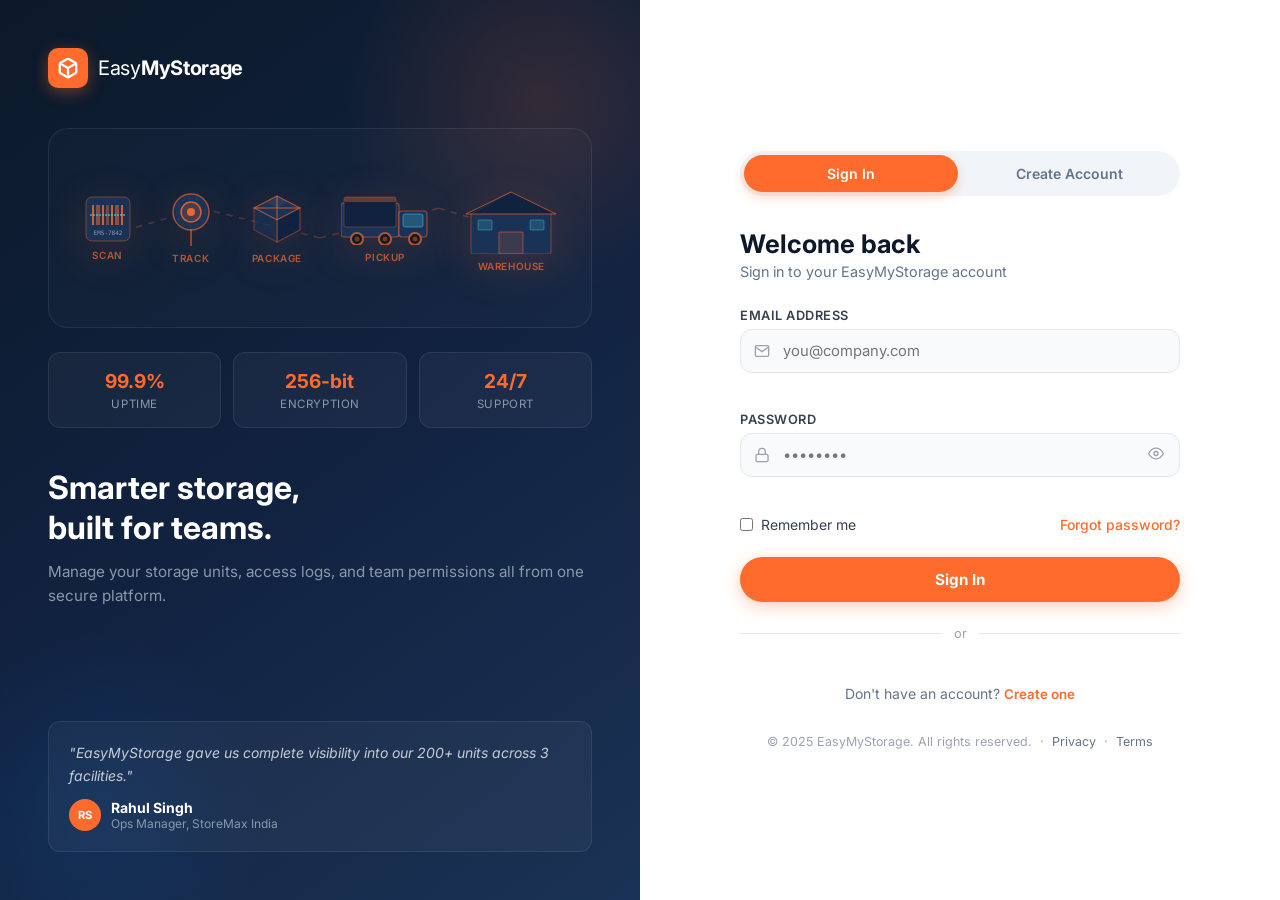
<file: index.html>
<!DOCTYPE html>
<html lang="en">
<head>
  <meta charset="UTF-8" />
  <meta name="viewport" content="width=device-width, initial-scale=1.0" />
  <title>EasyMyStorage — Secure Portal</title>
  <link rel="preconnect" href="https://fonts.googleapis.com" />
  <link href="https://fonts.googleapis.com/css2?family=Inter:wght@300;400;500;600;700;800&display=swap" rel="stylesheet" />
  <link rel="stylesheet" href="css/auth.css" />
  <script src="https://accounts.google.com/gsi/client" async defer></script>
</head>
<body>

<div id="toast-container" aria-live="polite"></div>

<div class="ems-layout">

  <!-- ── LEFT PANEL: Branding ── -->
  <aside class="ems-left">
    <div class="ems-left-inner">

      <!-- Logo -->
      <div class="ems-logo">
        <div class="ems-logo-icon">
          <svg width="22" height="22" viewBox="0 0 24 24" fill="none" stroke="currentColor" stroke-width="2.5" stroke-linecap="round" stroke-linejoin="round">
            <path d="M21 16V8a2 2 0 0 0-1-1.73l-7-4a2 2 0 0 0-2 0l-7 4A2 2 0 0 0 3 8v8a2 2 0 0 0 1 1.73l7 4a2 2 0 0 0 2 0l7-4A2 2 0 0 0 21 16z"/>
            <polyline points="3.27 6.96 12 12.01 20.73 6.96"/><line x1="12" y1="22.08" x2="12" y2="12"/>
          </svg>
        </div>
        <span class="ems-logo-text">Easy<strong>MyStorage</strong></span>
      </div>

      <!-- Illustration: 3D Supply Chain Scene -->
      <div class="ems-illustration">
        <div class="sc3d-scene">

          <!-- Barcode / Scan -->
          <div class="sc3d-element barcode float-mid" style="animation-delay:0.8s">
            <svg width="48" height="48" viewBox="0 0 48 48" fill="none">
              <rect x="2" y="2" width="44" height="44" rx="6" fill="#1a3255" stroke="rgba(255,107,44,0.4)" stroke-width="1"/>
              <!-- Bars -->
              <rect x="8" y="10" width="2" height="20" fill="rgba(255,107,44,0.8)"/>
              <rect x="12" y="10" width="4" height="20" fill="rgba(255,107,44,0.5)"/>
              <rect x="18" y="10" width="2" height="20" fill="rgba(255,107,44,0.8)"/>
              <rect x="22" y="10" width="3" height="20" fill="rgba(255,107,44,0.4)"/>
              <rect x="27" y="10" width="2" height="20" fill="rgba(255,107,44,0.8)"/>
              <rect x="31" y="10" width="4" height="20" fill="rgba(255,107,44,0.5)"/>
              <rect x="37" y="10" width="2" height="20" fill="rgba(255,107,44,0.8)"/>
              <!-- Scan line -->
              <line x1="6" y1="20" x2="42" y2="20" stroke="rgba(72,202,228,0.8)" stroke-width="1.5" stroke-dasharray="2 1"/>
              <!-- Number -->
              <text x="24" y="40" text-anchor="middle" fill="rgba(255,255,255,0.5)" font-size="6" font-family="monospace">EMS-7842</text>
            </svg>
            <span class="sc3d-label">Scan</span>
          </div>

          <!-- GPS / Location Pin -->
          <div class="sc3d-element gps float-slow" style="animation-delay:1.5s">
            <svg width="44" height="54" viewBox="0 0 44 54" fill="none">
              <circle cx="22" cy="20" r="18" fill="#1a3255" stroke="rgba(255,107,44,0.6)" stroke-width="1.5"/>
              <circle cx="22" cy="20" r="10" fill="rgba(255,107,44,0.2)" stroke="rgba(255,107,44,0.8)" stroke-width="1.5"/>
              <circle cx="22" cy="20" r="4" fill="rgba(255,107,44,0.9)"/>
              <!-- Pin tail -->
              <path d="M22 38 L22 54" stroke="rgba(255,107,44,0.5)" stroke-width="2" stroke-linecap="round"/>
              <!-- Signal rings -->
              <circle cx="22" cy="20" r="14" fill="none" stroke="rgba(255,107,44,0.15)" stroke-width="1" stroke-dasharray="3 4"/>
            </svg>
            <span class="sc3d-label">Track</span>
          </div>

          <!-- Package box (isometric) -->
          <div class="sc3d-element package float-fast">
            <svg width="54" height="54" viewBox="0 0 54 54" fill="none">
              <!-- Top face -->
              <polygon points="27,4 50,16 27,28 4,16" fill="#1a3255" stroke="rgba(255,107,44,0.6)" stroke-width="1.2"/>
              <!-- Right face -->
              <polygon points="27,28 50,16 50,38 27,50" fill="#112240" stroke="rgba(255,107,44,0.4)" stroke-width="1.2"/>
              <!-- Left face -->
              <polygon points="27,28 4,16 4,38 27,50" fill="rgba(26,50,85,0.7)" stroke="rgba(255,107,44,0.3)" stroke-width="1.2"/>
              <!-- Tape cross on top -->
              <line x1="27" y1="4" x2="27" y2="28" stroke="rgba(255,107,44,0.5)" stroke-width="1.5"/>
              <line x1="4" y1="16" x2="50" y2="16" stroke="rgba(255,107,44,0.5)" stroke-width="1.5"/>
              <!-- Shine -->
              <polygon points="27,4 38,10 27,16 16,10" fill="rgba(255,255,255,0.05)"/>
            </svg>
            <span class="sc3d-label">Package</span>
          </div>

          <!-- Delivery Truck -->
          <div class="sc3d-element truck float-mid">
            <svg width="88" height="52" viewBox="0 0 88 52" fill="none">
              <!-- Truck body -->
              <rect x="0" y="10" width="58" height="34" rx="3" fill="#1a3255" stroke="rgba(255,107,44,0.5)" stroke-width="1.2"/>
              <!-- Cargo box on body -->
              <rect x="3" y="4" width="52" height="30" rx="2" fill="#112240" stroke="rgba(255,107,44,0.3)" stroke-width="1"/>
              <!-- Orange accent stripe -->
              <rect x="3" y="4" width="52" height="5" rx="2" fill="rgba(255,107,44,0.35)"/>
              <!-- Cab -->
              <rect x="58" y="18" width="28" height="26" rx="3" fill="#1a3255" stroke="rgba(255,107,44,0.5)" stroke-width="1.2"/>
              <!-- Windshield -->
              <rect x="62" y="21" width="20" height="13" rx="2" fill="rgba(72,202,228,0.25)" stroke="rgba(72,202,228,0.5)" stroke-width="1"/>
              <!-- Wheels -->
              <circle cx="16" cy="46" r="6" fill="#0B1929" stroke="rgba(255,107,44,0.7)" stroke-width="2"/>
              <circle cx="16" cy="46" r="2.5" fill="rgba(255,107,44,0.4)"/>
              <circle cx="44" cy="46" r="6" fill="#0B1929" stroke="rgba(255,107,44,0.7)" stroke-width="2"/>
              <circle cx="44" cy="46" r="2.5" fill="rgba(255,107,44,0.4)"/>
              <circle cx="74" cy="46" r="6" fill="#0B1929" stroke="rgba(255,107,44,0.7)" stroke-width="2"/>
              <circle cx="74" cy="46" r="2.5" fill="rgba(255,107,44,0.4)"/>
            </svg>
            <span class="sc3d-label">Pickup</span>
          </div>

          <!-- Warehouse building (back) -->
          <div class="sc3d-element warehouse float-slow">
            <svg width="90" height="70" viewBox="0 0 90 70" fill="none">
              <!-- Front wall -->
              <rect x="5" y="28" width="80" height="42" rx="2" fill="#1a3255" stroke="rgba(255,107,44,0.4)" stroke-width="1"/>
              <!-- Roof -->
              <polygon points="0,30 45,8 90,30" fill="#112240" stroke="rgba(255,107,44,0.6)" stroke-width="1"/>
              <!-- Door -->
              <rect x="33" y="48" width="24" height="22" rx="1" fill="rgba(255,107,44,0.15)" stroke="rgba(255,107,44,0.5)" stroke-width="1"/>
              <!-- Windows -->
              <rect x="12" y="36" width="14" height="10" rx="1" fill="rgba(72,202,228,0.2)" stroke="rgba(72,202,228,0.4)" stroke-width="1"/>
              <rect x="64" y="36" width="14" height="10" rx="1" fill="rgba(72,202,228,0.2)" stroke="rgba(72,202,228,0.4)" stroke-width="1"/>
              <!-- Shine -->
              <line x1="5" y1="30" x2="45" y2="8" stroke="rgba(255,255,255,0.08)" stroke-width="1"/>
            </svg>
            <span class="sc3d-label">Warehouse</span>
          </div>

          <!-- Connecting lines (SVG overlay) -->
          <svg class="sc3d-connectors" viewBox="0 0 320 200" preserveAspectRatio="none">
            <line x1="30" y1="110" x2="90" y2="80" stroke="rgba(255,107,44,0.25)" stroke-width="1.5" stroke-dasharray="4 4"/>
            <line x1="90" y1="80" x2="160" y2="110" stroke="rgba(255,107,44,0.25)" stroke-width="1.5" stroke-dasharray="4 4"/>
            <line x1="160" y1="110" x2="230" y2="80" stroke="rgba(255,107,44,0.25)" stroke-width="1.5" stroke-dasharray="4 4"/>
            <line x1="230" y1="80" x2="290" y2="110" stroke="rgba(255,107,44,0.25)" stroke-width="1.5" stroke-dasharray="4 4"/>
          </svg>
        </div>
        <div class="ems-stat-cards">
          <div class="stat-card"><span class="sc-val">99.9%</span><span class="sc-lbl">Uptime</span></div>
          <div class="stat-card"><span class="sc-val">256-bit</span><span class="sc-lbl">Encryption</span></div>
          <div class="stat-card"><span class="sc-val">24/7</span><span class="sc-lbl">Support</span></div>
        </div>
      </div>

      <!-- Copy -->
      <div class="ems-left-copy">
        <h1>Smarter storage,<br/>built for teams.</h1>
        <p>Manage your storage units, access logs, and team permissions all from one secure platform.</p>
      </div>

      <!-- Testimonial -->
      <div class="ems-testimonial">
        <p>"EasyMyStorage gave us complete visibility into our 200+ units across 3 facilities."</p>
        <div class="ems-testi-author">
          <div class="testi-avatar">RS</div>
          <div><strong>Rahul Singh</strong><span>Ops Manager, StoreMax India</span></div>
        </div>
      </div>

    </div>
  </aside>

  <!-- ── RIGHT PANEL: Auth Forms ── -->
  <main class="ems-right">
    <div class="ems-form-box">

      <!-- Mobile Logo -->
      <div class="ems-logo ems-logo-mobile">
        <div class="ems-logo-icon">
          <svg width="18" height="18" viewBox="0 0 24 24" fill="none" stroke="currentColor" stroke-width="2.5" stroke-linecap="round" stroke-linejoin="round">
            <path d="M21 16V8a2 2 0 0 0-1-1.73l-7-4a2 2 0 0 0-2 0l-7 4A2 2 0 0 0 3 8v8a2 2 0 0 0 1 1.73l7 4a2 2 0 0 0 2 0l7-4A2 2 0 0 0 21 16z"/>
            <polyline points="3.27 6.96 12 12.01 20.73 6.96"/><line x1="12" y1="22.08" x2="12" y2="12"/>
          </svg>
        </div>
        <span class="ems-logo-text">Easy<strong>MyStorage</strong></span>
      </div>

      <!-- Tabs -->
      <div class="ems-tabs">
        <button class="ems-tab active" id="tab-login" onclick="switchTab('login')">Sign In</button>
        <button class="ems-tab" id="tab-register" onclick="switchTab('register')">Create Account</button>
      </div>

      <!-- ─ LOGIN PANEL ─ -->
      <div id="panel-login" class="ems-panel active-panel">
        <div class="panel-header">
          <h2>Welcome back</h2>
          <p>Sign in to your EasyMyStorage account</p>
        </div>

        <form id="login-form" novalidate>
          <div class="ems-field">
            <label for="login-email">Email Address</label>
            <div class="field-wrap">
              <svg class="field-icon" viewBox="0 0 24 24" fill="none" stroke="currentColor" stroke-width="2"><path d="M4 4h16c1.1 0 2 .9 2 2v12c0 1.1-.9 2-2 2H4c-1.1 0-2-.9-2-2V6c0-1.1.9-2 2-2z"/><polyline points="22,6 12,13 2,6"/></svg>
              <input type="email" id="login-email" class="ems-input" placeholder="you@company.com" autocomplete="email" required />
            </div>
            <span class="field-error" id="login-email-error"></span>
          </div>

          <div class="ems-field">
            <label for="login-password">Password</label>
            <div class="field-wrap">
              <svg class="field-icon" viewBox="0 0 24 24" fill="none" stroke="currentColor" stroke-width="2"><rect x="3" y="11" width="18" height="11" rx="2" ry="2"/><path d="M7 11V7a5 5 0 0 1 10 0v4"/></svg>
              <input type="password" id="login-password" class="ems-input" placeholder="••••••••" autocomplete="current-password" required />
              <button type="button" class="toggle-pw" onclick="togglePw('login-password')">
                <svg viewBox="0 0 24 24" fill="none" stroke="currentColor" stroke-width="2"><path d="M1 12s4-8 11-8 11 8 11 8-4 8-11 8-11-8-11-8z"/><circle cx="12" cy="12" r="3"/></svg>
              </button>
            </div>
            <span class="field-error" id="login-password-error"></span>
          </div>

          <div class="ems-row">
            <label class="ems-check"><input type="checkbox" id="remember-me" /><span>Remember me</span></label>
            <a href="#" class="ems-link">Forgot password?</a>
          </div>

          <button type="submit" class="ems-btn-primary" id="login-submit">Sign In</button>
          <div id="login-alert" class="ems-alert hidden" style="margin-top:12px;"></div>
        </form>

        <div class="ems-divider"><span>or</span></div>

        <div id="google-btn" style="width: 100%; display: flex; justify-content: center;">
          <!-- Google Sign-In button will render here -->
        </div>

        <p class="ems-switch-text">Don't have an account? <button type="button" onclick="switchTab('register')">Create one</button></p>
      </div>

      <!-- ─ REGISTER PANEL ─ -->
      <div id="panel-register" class="ems-panel">
        <div class="panel-header">
          <h2>Create account</h2>
          <p>Join EasyMyStorage and manage your storage</p>
        </div>

        <form id="register-form" novalidate>
          <div class="ems-field">
            <label for="reg-name">Full Name</label>
            <div class="field-wrap">
              <svg class="field-icon" viewBox="0 0 24 24" fill="none" stroke="currentColor" stroke-width="2"><path d="M20 21v-2a4 4 0 0 0-4-4H8a4 4 0 0 0-4 4v2"/><circle cx="12" cy="7" r="4"/></svg>
              <input type="text" id="reg-name" class="ems-input" placeholder="Parveen Garg" autocomplete="name" required />
            </div>
            <span class="field-error" id="reg-name-error"></span>
          </div>

          <div class="ems-field">
            <label for="reg-email">Email Address</label>
            <div class="field-wrap">
              <svg class="field-icon" viewBox="0 0 24 24" fill="none" stroke="currentColor" stroke-width="2"><path d="M4 4h16c1.1 0 2 .9 2 2v12c0 1.1-.9 2-2 2H4c-1.1 0-2-.9-2-2V6c0-1.1.9-2 2-2z"/><polyline points="22,6 12,13 2,6"/></svg>
              <input type="email" id="reg-email" class="ems-input" placeholder="you@company.com" autocomplete="email" required />
            </div>
            <span class="field-error" id="reg-email-error"></span>
          </div>

          <div class="ems-field">
            <label for="reg-password">Password</label>
            <div class="field-wrap">
              <svg class="field-icon" viewBox="0 0 24 24" fill="none" stroke="currentColor" stroke-width="2"><rect x="3" y="11" width="18" height="11" rx="2" ry="2"/><path d="M7 11V7a5 5 0 0 1 10 0v4"/></svg>
              <input type="password" id="reg-password" class="ems-input" placeholder="Min. 8 characters" autocomplete="new-password" required />
              <button type="button" class="toggle-pw" onclick="togglePw('reg-password')">
                <svg viewBox="0 0 24 24" fill="none" stroke="currentColor" stroke-width="2"><path d="M1 12s4-8 11-8 11 8 11 8-4 8-11 8-11-8-11-8z"/><circle cx="12" cy="12" r="3"/></svg>
              </button>
            </div>
            <span class="field-error" id="reg-password-error"></span>
          </div>

          <div class="ems-field">
            <label for="reg-confirm">Confirm Password</label>
            <div class="field-wrap">
              <svg class="field-icon" viewBox="0 0 24 24" fill="none" stroke="currentColor" stroke-width="2"><rect x="3" y="11" width="18" height="11" rx="2" ry="2"/><path d="M7 11V7a5 5 0 0 1 10 0v4"/></svg>
              <input type="password" id="reg-confirm" class="ems-input" placeholder="Re-enter password" autocomplete="new-password" required />
            </div>
            <span class="field-error" id="reg-confirm-error"></span>
          </div>

          <!-- Role Selector -->
          <div class="ems-field">
            <label>Account Role</label>
            <div class="role-picker">
              <label class="role-option" id="role-user-label">
                <input type="radio" name="reg-role" value="user" id="role-user" checked />
                <div class="role-card">
                  <svg viewBox="0 0 24 24" fill="none" stroke="currentColor" stroke-width="2"><path d="M20 21v-2a4 4 0 0 0-4-4H8a4 4 0 0 0-4 4v2"/><circle cx="12" cy="7" r="4"/></svg>
                  <span class="role-name">Standard User</span>
                  <span class="role-desc">Access storage units &amp; view reports</span>
                </div>
              </label>
              <label class="role-option" id="role-admin-label">
                <input type="radio" name="reg-role" value="admin" id="role-admin" />
                <div class="role-card">
                  <svg viewBox="0 0 24 24" fill="none" stroke="currentColor" stroke-width="2"><path d="M12 22s8-4 8-10V5l-8-3-8 3v7c0 6 8 10 8 10z"/></svg>
                  <span class="role-name">Administrator</span>
                  <span class="role-desc">Full access — only 1 allowed</span>
                </div>
              </label>
            </div>
            <span class="field-error" id="reg-role-error" style="display:none;"></span>
          </div>

          <button type="submit" class="ems-btn-primary" id="register-submit">Create Account</button>
          <div id="register-alert" class="ems-alert hidden" style="margin-top:12px;"></div>
        </form>

        <p class="ems-switch-text">Already have an account? <button type="button" onclick="switchTab('login')">Sign in</button></p>
      </div>

    </div>

    <!-- Footer -->
    <p class="ems-footer">© 2025 EasyMyStorage. All rights reserved. &nbsp;·&nbsp; <a href="#">Privacy</a> &nbsp;·&nbsp; <a href="#">Terms</a></p>
  </main>

</div>

<script src="js/auth.js"></script>
<script src="js/google-auth.js"></script>
<script>
// ── Tab Switcher ──────────────────────────────────────────────────
function switchTab(tab) {
  document.querySelectorAll('.ems-tab').forEach(t => t.classList.remove('active'));
  document.querySelectorAll('.ems-panel').forEach(p => p.classList.remove('active-panel'));
  document.getElementById('tab-' + tab).classList.add('active');
  const panel = document.getElementById('panel-' + tab);
  panel.classList.add('active-panel');
}

// ── Show/Hide Password ────────────────────────────────────────────
function togglePw(id) {
  const el = document.getElementById(id);
  el.type = el.type === 'password' ? 'text' : 'password';
}

// ── Toast ─────────────────────────────────────────────────────────
function showToast(msg, type = 'info') {
  const c = document.getElementById('toast-container');
  const t = document.createElement('div');
  t.className = 'ems-toast ' + type;
  t.innerHTML = msg;
  c.appendChild(t);
  setTimeout(() => { t.classList.add('out'); t.addEventListener('animationend', () => t.remove()); }, 3500);
}

// ── Field Error ───────────────────────────────────────────────────
function setErr(id, msg) {
  const el = document.getElementById(id + '-error');
  const inp = document.getElementById(id);
  if (el) el.textContent = msg;
  if (inp) inp.classList.toggle('invalid', !!msg);
}
function clearErrors() {
  document.querySelectorAll('.field-error').forEach(e => e.textContent = '');
  document.querySelectorAll('.ems-input').forEach(e => e.classList.remove('invalid'));
}

// ── Auth Guard ────────────────────────────────────────────────────
function checkAuthGuard() {
  if (sessionStorage.getItem('uf_user')) window.location.replace('dashboard.html');
}
checkAuthGuard();
window.addEventListener('pageshow', e => { if (e.persisted) checkAuthGuard(); });

// ── LOGIN ─────────────────────────────────────────────────────────
document.getElementById('login-form').addEventListener('submit', async function(e) {
  e.preventDefault();
  clearErrors();

  const email    = document.getElementById('login-email').value.trim();
  const password = document.getElementById('login-password').value;
  let valid = true;

  if (!email || !/^[^\s@]+@[^\s@]+\.[^\s@]+$/.test(email)) { setErr('login-email', 'Enter a valid email.'); valid = false; }
  if (!password) { setErr('login-password', 'Password is required.'); valid = false; }
  if (!valid) return;

  const btn = document.getElementById('login-submit');
  btn.textContent = 'Signing in…'; btn.disabled = true;

  try {
    const res  = await fetch('api/login.php', { method: 'POST', headers: {'Content-Type':'application/json'}, body: JSON.stringify({email, password}), credentials: 'include' });
    const data = await res.json();

    if (data.success) {
      sessionStorage.setItem('uf_user', JSON.stringify({...data.user, token: data.token}));
      showToast('✅ Welcome back! Redirecting…', 'success');
      setTimeout(() => window.location.replace('dashboard.html'), 1000);
    } else {
      const alert = document.getElementById('login-alert');
      alert.textContent = data.message;
      alert.className = 'ems-alert error';
    }
  } catch {
    showToast('❌ Network error. Please try again.', 'error');
  } finally {
    btn.textContent = 'Sign In'; btn.disabled = false;
  }
});

// ── REGISTER ──────────────────────────────────────────────────────
document.getElementById('register-form').addEventListener('submit', async function(e) {
  e.preventDefault();
  clearErrors();

  const name     = document.getElementById('reg-name').value.trim();
  const email    = document.getElementById('reg-email').value.trim();
  const password = document.getElementById('reg-password').value;
  const confirm  = document.getElementById('reg-confirm').value;
  const role     = document.querySelector('input[name="reg-role"]:checked')?.value || 'user';
  let valid = true;

  if (!name || name.length < 2)  { setErr('reg-name',    'Name must be at least 2 characters.'); valid = false; }
  if (!email || !/^[^\s@]+@[^\s@]+\.[^\s@]+$/.test(email)) { setErr('reg-email', 'Enter a valid email.'); valid = false; }
  if (!password || password.length < 8) { setErr('reg-password', 'Password must be at least 8 characters.'); valid = false; }
  if (password !== confirm) { setErr('reg-confirm', 'Passwords do not match.'); valid = false; }
  if (!valid) return;

  const btn = document.getElementById('register-submit');
  btn.textContent = 'Creating…'; btn.disabled = true;

  try {
    const res  = await fetch('api/register.php', { method: 'POST', headers: {'Content-Type':'application/json'}, body: JSON.stringify({name, email, password, confirm_password: confirm, role}), credentials: 'include' });
    const data = await res.json();

    if (data.success) {
      const alertEl = document.getElementById('register-alert');
      alertEl.textContent = '✅ Account created! Please sign in.';
      alertEl.className = 'ems-alert success';
      this.reset();
      setTimeout(() => switchTab('login'), 1500);
    } else {
      const msg = data.message || 'Registration failed.';
      // Route specific backend errors to the right field inline
      if (msg.toLowerCase().includes('email')) {
        setErr('reg-email', msg);
        document.getElementById('reg-email').focus();
      } else if (msg.toLowerCase().includes('admin')) {
        setErr('reg-role-error-display', msg);
        const alertEl = document.getElementById('register-alert');
        alertEl.textContent = '🛡️ ' + msg;
        alertEl.className = 'ems-alert error';
      } else {
        const alertEl = document.getElementById('register-alert');
        alertEl.textContent = msg;
        alertEl.className = 'ems-alert error';
      }
    }
  } catch {
    showToast('❌ Network error. Please try again.', 'error');
  } finally {
    btn.textContent = 'Create Account'; btn.disabled = false;
  }
});

// ── Google Button ─────────────────────────────────────────────────
function handleGoogleClick() {
  if (typeof google === 'undefined') {
    showToast('Google Sign-In is not available right now.', 'error');
    return;
  }
  google.accounts.id.prompt();
}

// ── LIVE VALIDATION ───────────────────────────────────────────────
const emailRx = /^[^\s@]+@[^\s@]+\.[^\s@]+$/;

function validateField(id, value) {
  switch (id) {
    case 'login-email':
      return emailRx.test(value.trim()) ? '' : 'Enter a valid email address.';
    case 'reg-email':
      return emailRx.test(value.trim()) ? '' : 'Enter a valid email address.';
    case 'login-password':
      return value.length > 0 ? '' : 'Password is required.';
    case 'reg-name':
      return value.trim().length >= 2 ? '' : 'Name must be at least 2 characters.';
    case 'reg-password':
      return value.length >= 8 ? '' : 'Password must be at least 8 characters.';
    case 'reg-confirm':
      return value === document.getElementById('reg-password').value ? '' : 'Passwords do not match.';
  }
  return '';
}

// ── Real-time email availability check (debounced, 500ms) ─────────
let emailCheckTimer = null;
function checkEmailAvailability(email) {
  clearTimeout(emailCheckTimer);
  if (!emailRx.test(email)) return; // only check if format is valid
  setErr('reg-email', ''); // clear existing format error
  document.getElementById('reg-email').style.borderColor = '#e2e8f0';

  emailCheckTimer = setTimeout(async () => {
    try {
      const res = await fetch(`api/check-email.php?email=${encodeURIComponent(email)}`);
      const data = await res.json();
      if (!data.available) {
        setErr('reg-email', 'This email is already registered. Try logging in instead.');
      } else {
        setErr('reg-email', ''); // clear - email is available
      }
    } catch (_) { /* silently ignore network errors on availability check */ }
  }, 500);
}

// ── Attach listeners to all fields ────────────────────────────────
['login-email','login-password','reg-name','reg-email','reg-password','reg-confirm'].forEach(id => {
  const el = document.getElementById(id);
  if (!el) return;

  // On blur: validate when user leaves field
  el.addEventListener('blur', function() {
    const msg = validateField(id, this.value);
    setErr(id, msg);

    // Real-time email check on blur for reg-email only
    if (id === 'reg-email' && !msg) {
      checkEmailAvailability(this.value.trim());
    }
  });

  // On input: validate as user types
  el.addEventListener('input', function() {
    const msg = validateField(id, this.value);
    setErr(id, msg);

    // Real-time email check while typing for reg-email
    if (id === 'reg-email' && !msg) {
      checkEmailAvailability(this.value.trim());
    }
  });
});

// Re-validate confirm when main password changes
document.getElementById('reg-password')?.addEventListener('input', function() {
  const confirm = document.getElementById('reg-confirm');
  if (confirm && confirm.value.length > 0) {
    setErr('reg-confirm', confirm.value === this.value ? '' : 'Passwords do not match.');
  }
});

// ── Instant Admin Role Check ──────────────────────────────────────
// When user clicks "Administrator", immediately check if one already exists
document.querySelectorAll('input[name="reg-role"]').forEach(radio => {
  radio.addEventListener('change', async function() {
    const roleErr = document.getElementById('reg-role-error');
    if (!roleErr) return;

    if (this.value === 'admin') {
      try {
        const res  = await fetch('api/check-admin.php');
        const data = await res.json();
        if (data.adminExists) {
          // Show error inline below the role picker
          roleErr.style.display = 'block';
          roleErr.textContent   = '⚠️ An admin already exists. Only one administrator is allowed.';
        } else {
          roleErr.style.display = 'none';
          roleErr.textContent   = '';
        }
      } catch (_) {
        // silently ignore network errors
      }
    } else {
      // Cleared — user selected standard role
      roleErr.style.display = 'none';
      roleErr.textContent   = '';
    }
  });
});
</script>

</body>
</html>
</file>
<file: css/auth.css>
/* ================================================================
   EasyMyStorage — Auth Page Design System
   Brand: Deep navy + Orange accent
   ================================================================ */

@import url('https://fonts.googleapis.com/css2?family=Inter:wght@300;400;500;600;700;800&display=swap');

*, *::before, *::after { box-sizing: border-box; margin: 0; padding: 0; }

:root {
  --navy:        #0B1929;
  --navy-2:      #112240;
  --navy-3:      #1a3255;
  --orange:      #FF6B2C;
  --orange-h:    #e85a1d;
  --orange-soft: rgba(255,107,44,0.12);
  --text:        #f0f4f8;
  --muted:       #8899aa;
  --border:      rgba(255,255,255,0.08);
  --white:       #ffffff;
  --shadow:      0 20px 60px rgba(0,0,0,0.5);
  --font:        'Inter', system-ui, sans-serif;
  --r:           12px;
  --dur:         0.28s;
}

body {
  font-family: var(--font);
  background: var(--navy);
  color: var(--text);
  min-height: 100vh;
  -webkit-font-smoothing: antialiased;
}

/* ── Layout ──────────────────────────────────────────────────── */
.ems-layout {
  display: grid;
  grid-template-columns: 1fr 1fr;
  min-height: 100vh;
}

/* ── LEFT PANEL ──────────────────────────────────────────────── */
.ems-left {
  background: linear-gradient(145deg, var(--navy) 0%, var(--navy-2) 50%, var(--navy-3) 100%);
  padding: 48px;
  display: flex;
  flex-direction: column;
  position: relative;
  overflow: hidden;
}
.ems-left::before {
  content: '';
  position: absolute;
  top: -100px; right: -100px;
  width: 400px; height: 400px;
  background: radial-gradient(circle, rgba(255,107,44,0.15) 0%, transparent 70%);
  pointer-events: none;
}
.ems-left::after {
  content: '';
  position: absolute;
  bottom: -80px; left: -80px;
  width: 350px; height: 350px;
  background: radial-gradient(circle, rgba(0,120,255,0.1) 0%, transparent 70%);
  pointer-events: none;
}
.ems-left-inner {
  position: relative; z-index: 1;
  display: flex; flex-direction: column; gap: 40px;
  height: 100%;
}

/* Logo */
.ems-logo {
  display: flex; align-items: center; gap: 10px;
}
.ems-logo-mobile { display: none; margin-bottom: 24px; }
.ems-logo-icon {
  width: 40px; height: 40px;
  background: var(--orange);
  border-radius: 10px;
  display: grid; place-items: center;
  color: #fff;
  flex-shrink: 0;
  box-shadow: 0 4px 16px rgba(255,107,44,0.4);
}
.ems-logo-text {
  font-size: 1.25rem; color: var(--white);
  letter-spacing: -0.3px;
}
.ems-logo-text strong { font-weight: 700; }

/* Storage Illustration */
.ems-illustration {
  display: flex; flex-direction: column; align-items: center; gap: 24px;
}

/* 3D Supply Chain Scene */
.sc3d-scene {
  position: relative;
  width: 100%;
  height: 200px;
  display: flex;
  align-items: center;
  justify-content: space-around;
  padding: 16px;
  background: rgba(255,255,255,0.02);
  border: 1px solid var(--border);
  border-radius: 20px;
  overflow: hidden;
}
.sc3d-connectors {
  position: absolute;
  inset: 0;
  width: 100%; height: 100%;
  pointer-events: none;
  z-index: 0;
}
.sc3d-element {
  position: relative;
  z-index: 1;
  display: flex;
  flex-direction: column;
  align-items: center;
  gap: 6px;
  filter: drop-shadow(0 8px 20px rgba(255,107,44,0.15));
  transition: filter 0.3s;
}
.sc3d-element:hover {
  filter: drop-shadow(0 8px 28px rgba(255,107,44,0.5));
}
.sc3d-label {
  font-size: 0.62rem;
  font-weight: 600;
  color: rgba(255,107,44,0.7);
  text-transform: uppercase;
  letter-spacing: 0.06em;
}
/* Floating animations */
.float-slow { animation: floatY 5s ease-in-out infinite; }
.float-mid  { animation: floatY 3.8s ease-in-out infinite; animation-delay: 0.5s; }
.float-fast { animation: floatY 2.8s ease-in-out infinite; animation-delay: 1s; }
@keyframes floatY {
  0%, 100% { transform: translateY(0px) rotate(0deg); }
  50%       { transform: translateY(-12px) rotate(1.5deg); }
}

.ems-stat-cards {
  display: grid; grid-template-columns: repeat(3, 1fr); gap: 12px; width: 100%;
}
.stat-card {
  background: rgba(255,255,255,0.04);
  border: 1px solid var(--border);
  border-radius: var(--r);
  padding: 16px 12px;
  text-align: center;
}
.sc-val { display: block; font-size: 1.2rem; font-weight: 700; color: var(--orange); }
.sc-lbl { display: block; font-size: 0.72rem; color: var(--muted); margin-top: 4px; text-transform: uppercase; letter-spacing: 0.05em; }

/* Left Copy */
.ems-left-copy h1 {
  font-size: 2rem; font-weight: 700; line-height: 1.25;
  color: var(--white); margin-bottom: 12px;
}
.ems-left-copy p { color: var(--muted); font-size: 0.95rem; line-height: 1.6; }

/* Testimonial */
.ems-testimonial {
  margin-top: auto;
  background: rgba(255,255,255,0.04);
  border: 1px solid var(--border);
  border-radius: var(--r);
  padding: 20px;
}
.ems-testimonial p { color: rgba(255,255,255,0.75); font-size: 0.875rem; line-height: 1.6; font-style: italic; margin-bottom: 12px; }
.ems-testi-author { display: flex; align-items: center; gap: 10px; }
.testi-avatar { width: 32px; height: 32px; border-radius: 50%; background: var(--orange); display: grid; place-items: center; font-size: 0.7rem; font-weight: 700; color: #fff; flex-shrink: 0; }
.ems-testi-author strong { display: block; font-size: 0.875rem; color: var(--white); }
.ems-testi-author span { display: block; font-size: 0.75rem; color: var(--muted); }

/* ── RIGHT PANEL ─────────────────────────────────────────────── */
.ems-right {
  background: var(--white);
  display: flex;
  flex-direction: column;
  align-items: center;
  justify-content: center;
  padding: 48px 40px;
  overflow-y: auto;
}
.ems-form-box { width: 100%; max-width: 440px; }

/* Tabs */
.ems-tabs {
  display: flex;
  background: #f1f5f9;
  border-radius: 50px;
  padding: 4px;
  margin-bottom: 32px;
  gap: 4px;
}
.ems-tab {
  flex: 1; padding: 10px 16px;
  border: none; border-radius: 50px;
  background: transparent;
  color: #64748b; font-weight: 600; font-size: 0.875rem;
  cursor: pointer; transition: all var(--dur);
  font-family: var(--font);
}
.ems-tab.active {
  background: var(--orange); color: #fff;
  box-shadow: 0 4px 12px rgba(255,107,44,0.3);
}

/* Panel */
.ems-panel { display: none; animation: fadeUp var(--dur) ease; }
.ems-panel.active-panel { display: block; }
@keyframes fadeUp { from { opacity: 0; transform: translateY(12px); } to { opacity: 1; transform: translateY(0); } }

.panel-header { margin-bottom: 28px; }
.panel-header h2 { font-size: 1.6rem; font-weight: 700; color: #0f172a; margin-bottom: 4px; }
.panel-header p { color: #64748b; font-size: 0.9rem; }

/* Alert */
.ems-alert {
  padding: 12px 16px; border-radius: var(--r);
  font-size: 0.875rem; font-weight: 500; margin-bottom: 20px;
}
.ems-alert.error { background: #fef2f2; border: 1px solid #fecaca; color: #dc2626; }
.ems-alert.success { background: #f0fdf4; border: 1px solid #bbf7d0; color: #16a34a; }
.ems-alert.hidden { display: none; }

/* Field */
.ems-field { margin-bottom: 18px; }
.ems-field label { display: block; font-size: 0.8rem; font-weight: 600; color: #374151; margin-bottom: 6px; text-transform: uppercase; letter-spacing: 0.04em; }
.field-wrap { position: relative; }
.field-icon { position: absolute; left: 14px; top: 50%; transform: translateY(-50%); width: 16px; height: 16px; stroke: #9ca3af; pointer-events: none; }
.ems-input {
  width: 100%; padding: 12px 14px 12px 42px;
  border: 1.5px solid #e2e8f0; border-radius: var(--r);
  background: #f8fafc; color: #0f172a;
  font-family: var(--font); font-size: 0.925rem;
  outline: none; transition: all var(--dur);
}
.ems-input:focus { border-color: var(--orange); background: #fff; box-shadow: 0 0 0 3px rgba(255,107,44,0.1); }
.ems-input.invalid { border-color: #ef4444; background: #fff5f5; }
.toggle-pw {
  position: absolute; right: 12px; top: 50%; transform: translateY(-50%);
  background: transparent; border: none; cursor: pointer; color: #9ca3af; padding: 4px;
}
.toggle-pw svg { width: 16px; height: 16px; stroke: currentColor; }
.toggle-pw:hover { color: #374151; }

.field-error { display: block; font-size: 0.78rem; color: #ef4444; margin-top: 5px; min-height: 16px; }

/* Row */
.ems-row { display: flex; align-items: center; justify-content: space-between; margin-bottom: 20px; }
.ems-check { display: flex; align-items: center; gap: 8px; cursor: pointer; font-size: 0.875rem; color: #374151; }
.ems-check input { accent-color: var(--orange); }
.ems-link { font-size: 0.875rem; font-weight: 500; color: var(--orange); text-decoration: none; }
.ems-link:hover { text-decoration: underline; }

/* Role Picker */
.role-picker { display: grid; grid-template-columns: 1fr 1fr; gap: 10px; margin-top: 4px; }
.role-option { cursor: pointer; }
.role-option input { display: none; }
.role-card {
  border: 2px solid #e2e8f0; border-radius: var(--r);
  padding: 16px 12px; text-align: center;
  transition: all var(--dur); background: #f8fafc;
  display: flex; flex-direction: column; align-items: center; gap: 6px;
}
.role-card svg { width: 24px; height: 24px; stroke: #9ca3af; transition: var(--dur); }
.role-name { font-size: 0.875rem; font-weight: 600; color: #374151; }
.role-desc { font-size: 0.72rem; color: #64748b; line-height: 1.4; }
.role-option input:checked + .role-card {
  border-color: var(--orange);
  background: rgba(255,107,44,0.05);
  box-shadow: 0 0 0 3px rgba(255,107,44,0.1);
}
.role-option input:checked + .role-card svg { stroke: var(--orange); }
.role-option input:checked + .role-card .role-name { color: var(--orange); }

/* Buttons */
.ems-btn-primary {
  width: 100%; padding: 13px;
  background: var(--orange); color: #fff;
  border: none; border-radius: 50px;
  font-family: var(--font); font-size: 0.95rem; font-weight: 700;
  cursor: pointer; transition: all var(--dur); margin-top: 4px;
  box-shadow: 0 4px 16px rgba(255,107,44,0.35);
}
.ems-btn-primary:hover { background: var(--orange-h); transform: translateY(-1px); box-shadow: 0 6px 20px rgba(255,107,44,0.45); }
.ems-btn-primary:disabled { opacity: 0.6; cursor: not-allowed; transform: none; }

.ems-divider {
  display: flex; align-items: center; gap: 12px;
  margin: 24px 0; color: #9ca3af; font-size: 0.8rem;
}
.ems-divider::before, .ems-divider::after { content: ''; flex: 1; height: 1px; background: #e2e8f0; }

.ems-btn-google {
  width: 100%; padding: 12px;
  background: #fff; border: 1.5px solid #e2e8f0;
  border-radius: 50px; color: #374151;
  font-family: var(--font); font-size: 0.9rem; font-weight: 500;
  cursor: pointer; transition: all var(--dur);
  display: flex; align-items: center; justify-content: center; gap: 10px;
}
.ems-btn-google:hover { background: #f8fafc; border-color: #d1d5db; }

.ems-switch-text { text-align: center; font-size: 0.875rem; color: #64748b; margin-top: 20px; }
.ems-switch-text button { background: none; border: none; color: var(--orange); font-weight: 600; cursor: pointer; font-family: var(--font); }
.ems-switch-text button:hover { text-decoration: underline; }

/* Footer */
.ems-footer { margin-top: 32px; text-align: center; font-size: 0.78rem; color: #9ca3af; }
.ems-footer a { color: #64748b; text-decoration: none; }
.ems-footer a:hover { color: var(--orange); }

/* Toast */
#toast-container { position: fixed; top: 20px; right: 20px; z-index: 9999; display: flex; flex-direction: column; gap: 10px; }
.ems-toast { padding: 12px 18px; border-radius: var(--r); font-size: 0.875rem; font-weight: 500; background: #1e293b; color: #fff; box-shadow: 0 8px 24px rgba(0,0,0,0.3); animation: toastIn 0.3s ease; min-width: 280px; }
.ems-toast.success { background: #064e3b; border-left: 4px solid #10b981; }
.ems-toast.error { background: #7f1d1d; border-left: 4px solid #ef4444; }
.ems-toast.out { animation: toastOut 0.3s ease forwards; }
@keyframes toastIn { from { opacity:0; transform: translateX(30px); } to { opacity:1; transform: translateX(0); } }
@keyframes toastOut { to { opacity:0; transform: translateX(30px); } }

/* ── Responsive ──────────────────────────────────────────────── */
@media (max-width: 768px) {
  .ems-layout { grid-template-columns: 1fr; }
  .ems-left { display: none; }
  .ems-logo-mobile { display: flex; }
  .ems-right { padding: 32px 24px; justify-content: flex-start; }
}
</file>
<file: css/style.css>
/* ================================================================
   User Management System — Premium SaaS Design System
   Theme: Deep slate with neon green accents (Fintech/Linear style)
   ================================================================ */

@import url('https://fonts.googleapis.com/css2?family=Inter:wght@300;400;500;600;700;800&display=swap');

:root {
  /* Palette matches the brand: EasyMyStorage Deep Navy & Orange */
  --clr-bg:          #0B1929;
  --clr-surface:     #112240;
  --clr-surface-2:   #1a3255;
  --clr-surface-light: #ffffff;
  --clr-border:      rgba(255,255,255,0.08);
  
  --clr-primary:     #FF6B2C; /* Orange */
  --clr-primary-h:   #e85a1d;
  --clr-primary-text:#ffffff; /* White text for orange backgrounds */
  
  --clr-secondary:   #ffffff;
  --clr-success:     #10b981;
  --clr-warning:     #fbbf24;
  --clr-danger:      #f87171;
  
  --clr-text:        #f0f4f8;
  --clr-muted:       #8899aa;
  --clr-dark:        #0B1929;

  /* Shadows & Glass */
  --glass-bg:        rgba(27, 30, 39, 0.7);
  --glass-border:    rgba(255,255,255,0.05);
  --glass-blur:      blur(20px);
  --shadow-sm:       0 4px 12px rgba(0,0,0,0.2);
  --shadow-md:       0 8px 32px rgba(0,0,0,0.4);
  
  --r-sm: 8px;
  --r-md: 14px;
  --r-lg: 24px;
  --r-xl: 32px;

  --ease: cubic-bezier(0.4,0,0.2,1);
  --dur:  0.25s;
  --font: 'Inter', system-ui, sans-serif;
}

/* ── Reset ────────────────────────────────────────────────────── */
*, *::before, *::after { box-sizing: border-box; margin: 0; padding: 0; }
body {
  font-family: var(--font);
  background: var(--clr-bg);
  color: var(--clr-text);
  min-height: 100vh;
  line-height: 1.6;
  -webkit-font-smoothing: antialiased;
}

/* ── Utilities ────────────────────────────────────────────────── */
.hidden { display: none !important; }
.mt-4 { margin-top: 16px; }
.clr-muted { color: var(--clr-muted); }
.clr-danger { color: var(--clr-danger); }

/* ── Auth Forms (Kept compatible with new theme) ──────────────── */
.auth-layout { display: flex; align-items: center; justify-content: center; min-height: 100vh; padding: 40px 20px; }
.auth-box { width: 100%; max-width: 480px; position: relative; }
.auth-panel {
  width: 100%; background: var(--clr-surface);
  border: 1px solid var(--glass-border); border-radius: var(--r-xl);
  padding: 48px 40px; box-shadow: var(--shadow-md);
  transition: opacity var(--dur) var(--ease), transform var(--dur) var(--ease);
}
.auth-panel.hidden-panel { display: none; opacity: 0; transform: translateY(18px) scale(0.98); pointer-events: none; }
.auth-panel.entering { display: block; animation: panelIn var(--dur) var(--ease) both; }
@keyframes panelIn { from { opacity: 0; transform: translateY(18px) scale(0.98); } to { opacity: 1; transform: translateY(0) scale(1); } }

.brand { display: flex; align-items: center; gap: 12px; margin-bottom: 32px; }
.brand-icon { width: 36px; height: 36px; background: var(--clr-primary); color: var(--clr-primary-text); border-radius: var(--r-sm); display: grid; place-items: center; font-size: 18px; font-weight: 800;}
.brand-name { font-size: 1.2rem; font-weight: 700; color: var(--clr-text); }
.page-title { font-size: 1.75rem; font-weight: 800; color: #fff; margin-bottom: 4px; }
.page-subtitle { font-size: 0.9rem; color: var(--clr-muted); margin-bottom: 32px; }

.form-group { margin-bottom: 20px; }
.form-label { display: block; font-size: 0.8rem; font-weight: 600; color: var(--clr-muted); margin-bottom: 8px; text-transform: uppercase; letter-spacing: 0.05em;}
.form-control {
  width: 100%; padding: 13px 16px; background: rgba(255,255,255,0.03);
  border: 1px solid var(--clr-border); border-radius: var(--r-sm);
  color: var(--clr-text); font-family: var(--font); font-size: 0.95rem;
  outline: none; transition: border-color var(--dur);
}
.form-control:focus { border-color: var(--clr-primary); }
.form-control.error { border-color: var(--clr-danger); }

.btn {
  display: inline-flex; align-items: center; justify-content: center; gap: 8px;
  padding: 13px 24px; border: none; border-radius: 50px; font-family: var(--font);
  font-size: 0.95rem; font-weight: 700; cursor: pointer; transition: all var(--dur) var(--ease);
}
.btn-primary { background: var(--clr-primary); color: var(--clr-primary-text); }
.btn-primary:hover { background: var(--clr-primary-h); transform: translateY(-1px); box-shadow: 0 4px 15px rgba(255, 107, 44, 0.2); }
.btn-google { background: rgba(255,255,255,0.05); border: 1px solid var(--clr-border); color: var(--clr-text); width: 100%; border-radius: var(--r-sm);}
.btn-google:hover { background: rgba(255,255,255,0.1); }
.btn-google img { width: 20px; height: 20px; }
.divider { display: flex; align-items: center; gap: 12px; margin: 24px 0; color: var(--clr-muted); font-size: 0.8rem; }
.divider::before, .divider::after { content: ''; flex: 1; height: 1px; background: var(--clr-border); }

.auth-tabs { display: flex; background: rgba(255,255,255,0.03); border: 1px solid var(--glass-border); border-radius: 50px; padding: 4px; margin-bottom: 32px; }
.auth-tab { flex: 1; padding: 10px; border: none; border-radius: 50px; background: transparent; color: var(--clr-muted); font-weight: 600; cursor: pointer; transition: 0.2s; }
.auth-tab.active { background: var(--clr-primary); color: var(--clr-primary-text); }

/* ── Toasts & Alerts ──────────────────────────────────────────── */
.alert { display: flex; gap: 10px; padding: 14px; border-radius: var(--r-sm); font-size: 0.88rem; font-weight: 500; margin-bottom: 20px; }
.alert-error { background: rgba(248,113,113,0.1); border: 1px solid rgba(248,113,113,0.2); color: var(--clr-danger); }
.alert-success { background: rgba(16, 185, 129, 0.1); border: 1px solid rgba(16, 185, 129, 0.2); color: var(--clr-success); }

#toast-container { position: fixed; top: 20px; right: 20px; z-index: 9999; display: flex; flex-direction: column; gap: 10px; }
.toast { padding: 14px 18px; border-radius: var(--r-md); font-size: 0.88rem; font-weight: 600; background: var(--clr-surface-2); border: 1px solid var(--clr-border); color: #fff; display: flex; align-items: center; gap: 10px; box-shadow: var(--shadow-md); animation: slideIn 0.3s forwards; }
.toast.success span:first-child { color: var(--clr-primary); }
@keyframes slideIn { from { opacity:0; transform: translateX(40px); } to { opacity:1; transform: translateX(0); } }
.toast.fade-out { animation: slideOut 0.3s forwards; }
@keyframes slideOut { to { opacity:0; transform: translateX(40px); } }

/* ================================================================
   NEW DASHBOARD LAYOUT (Image-inspired)
   ================================================================ */
.dashboard-layout {
  padding: 24px;
  max-width: 1440px;
  margin: 0 auto;
  height: 100vh;
  display: flex;
  flex-direction: column;
  gap: 24px;
}

/* ── Top Navbar ── */
.top-nav {
  display: flex;
  align-items: center;
  justify-content: space-between;
}
.nav-pill-menu {
  display: flex;
  background: var(--clr-surface);
  border: 1px solid var(--clr-border);
  border-radius: 50px;
  padding: 6px;
  gap: 4px;
}
.nav-pill {
  padding: 8px 24px;
  border-radius: 50px;
  color: var(--clr-muted);
  font-size: 0.85rem;
  font-weight: 600;
  text-decoration: none;
  transition: all 0.2s;
  cursor: pointer;
  border: none;
  background: transparent;
}
.nav-pill:hover { color: var(--clr-text); }
.nav-pill.active {
  background: var(--clr-primary);
  color: var(--clr-primary-text);
}
.nav-profile {
  display: flex;
  align-items: center;
  gap: 12px;
}
.avatar-circle {
  width: 36px; height: 36px;
  border-radius: 50%;
  background: var(--clr-surface-2);
  display: grid; place-items: center;
  font-weight: 700; color: var(--clr-text);
  overflow: hidden;
}
.avatar-circle img { width: 100%; height: 100%; object-fit: cover; }

/* ── Header Area ── */
.dash-header-area {
  display: flex;
  align-items: center;
  justify-content: space-between;
}
.dash-title {
  font-size: 2rem;
  font-weight: 600;
  color: var(--clr-text);
  display: flex;
  align-items: center;
  gap: 12px;
}

/* ── Top Stats Grid ── */
.stats-container {
  display: grid;
  grid-template-columns: 3fr 1fr;
  gap: 16px;
}
.stats-group {
  background: var(--clr-surface);
  border: 1px solid var(--clr-border);
  border-radius: var(--r-lg);
  padding: 24px 32px;
  display: grid;
  grid-template-columns: repeat(3, 1fr);
  gap: 24px;
}
.stat-box-single {
  background: var(--clr-surface);
  border: 1px solid var(--clr-border);
  border-radius: var(--r-lg);
  padding: 24px 32px;
  position: relative;
}
.stat-label {
  font-size: 0.8rem;
  color: var(--clr-muted);
  margin-bottom: 8px;
  font-weight: 500;
}
.stat-value {
  font-size: 2rem;
  font-weight: 500;
  color: var(--clr-text);
}
.stat-value span { font-size: 1rem; color: var(--clr-muted); margin-left: 4px;}

/* ── Filters Bar ── */
.filters-bar {
  display: flex;
  align-items: center;
  justify-content: space-between;
  background: var(--clr-surface);
  border: 1px solid var(--clr-border);
  border-radius: 50px;
  padding: 8px 16px;
}
.filter-left { display: flex; align-items: center; gap: 16px; }
.filter-label { color: var(--clr-text); font-size: 0.85rem; font-weight: 500; display: flex; align-items: center; gap: 8px;}
.filter-label::after { content: '2'; background: var(--clr-surface-2); border-radius: 50%; width: 18px; height: 18px; display: grid; place-items: center; font-size: 0.7rem;}
.filter-dropdowns { display: flex; gap: 8px; }
.filter-btn-dark {
  background: var(--clr-surface-2);
  border: 1px solid var(--clr-border);
  color: var(--clr-text);
  padding: 8px 16px;
  border-radius: 50px;
  font-size: 0.8rem;
  cursor: pointer;
  display: flex; align-items: center; gap: 6px;
}
.filter-btn-dark:hover { background: #2d3242; }
.filter-btn-dark.active { background: var(--clr-primary); color: var(--clr-primary-text); border-color: var(--clr-primary); }

/* ── Split Layout Area ── */
.split-workspace {
  display: grid;
  grid-template-columns: 350px 1fr;
  gap: 16px;
  flex: 1;
  min-height: 0; /* allows scrolling inside */
}

/* Left: Light Theme List */
.list-pane {
  background: var(--clr-surface-light);
  border-radius: var(--r-lg);
  padding: 20px 0;
  display: flex;
  flex-direction: column;
  overflow: hidden;
}
.list-header {
  padding: 0 24px 16px;
  display: flex;
  justify-content: space-between;
  align-items: center;
}
.list-title { color: var(--clr-dark); font-weight: 600; font-size: 1rem;}
.list-filters { display: flex; background: #f1f5f9; border-radius: 50px; padding: 4px; }
.lf-btn { border: none; background: transparent; padding: 6px 12px; border-radius: 50px; font-size: 0.75rem; font-weight: 600; cursor: pointer; color: #64748b; }
.lf-btn.active { background: var(--clr-primary); color: var(--clr-primary-text); }

.users-list {
  flex: 1;
  overflow-y: auto;
  padding: 0 12px;
}
.user-item {
  display: grid;
  grid-template-columns: auto 1fr auto;
  align-items: center;
  gap: 12px;
  padding: 16px 12px;
  border-radius: var(--r-md);
  cursor: pointer;
  transition: 0.2s;
  border: 1px solid transparent;
}
.user-item:hover { background: #f8fafc; }
.user-item.active {
  background: var(--clr-dark);
  border-color: var(--clr-dark);
}
.user-item.active .ui-name { color: #fff; }
.user-item.active .ui-sub { color: #94a3b8; }

.ui-avatar { width: 32px; height: 32px; border-radius: 50%; background: #e2e8f0; display: grid; place-items: center; font-size: 12px; font-weight: 700; color: #475569; overflow: hidden; }
.ui-info { display: flex; flex-direction: column; }
.ui-name { font-size: 0.85rem; font-weight: 600; color: var(--clr-dark); }
.ui-sub { font-size: 0.75rem; color: #64748b; margin-top: 2px; }
.ui-role { font-size: 0.85rem; font-weight: 500; color: var(--clr-dark); text-align: right; }
.user-item.active .ui-role { color: #fff; }

/* Right: Dark Theme Details */
.details-pane {
  background: var(--clr-surface);
  border: 1px solid var(--clr-border);
  border-radius: var(--r-lg);
  padding: 32px;
  display: flex;
  flex-direction: column;
}
.empty-details {
  flex: 1; display: flex; flex-direction: column; align-items: center; justify-content: center; color: var(--clr-muted);
}
.dp-header {
  display: flex; justify-content: space-between; align-items: flex-start; margin-bottom: 32px;
}
.dp-title-area { display: flex; flex-direction: column; gap: 8px;}
.dp-label { font-size: 0.8rem; color: var(--clr-muted); font-weight: 500; }
.dp-title { font-size: 2rem; font-weight: 400; color: #fff; }
.dp-title span { color: var(--clr-muted); font-weight: 300; }

.dp-company { text-align: right; }
.dp-company-name { font-size: 1.2rem; font-weight: 600; color: #fff; display: flex; align-items: center; gap: 8px; justify-content: flex-end;}
.dp-company-sub { font-size: 0.8rem; color: var(--clr-muted); margin-top: 4px; display: flex; align-items: center; gap: 8px; justify-content: flex-end;}

.dp-grid {
  display: grid; grid-template-columns: 1fr 1fr 1fr; gap: 1px;
  background: var(--clr-border); border: 1px solid var(--clr-border);
  border-radius: var(--r-md); overflow: hidden;
  margin-bottom: 24px;
}
.dp-box { background: var(--clr-surface); padding: 24px; }
.dp-box-val { font-size: 1.2rem; font-weight: 500; color: #fff; margin-bottom: 8px;}
.dp-box-sub { font-size: 0.75rem; color: var(--clr-muted); }

.dp-footer {
  margin-top: auto;
  background: var(--clr-surface-2);
  border-radius: var(--r-md);
  padding: 20px 24px;
  display: flex; justify-content: space-between; align-items: center;
}
.dp-total-label { font-size: 0.8rem; color: var(--clr-muted); }
.dp-total-val { font-size: 1.25rem; font-weight: 600; color: #fff; }

/* ── Modal Overlay ── */
.modal-overlay {
  position: fixed; top: 0; left: 0; right: 0; bottom: 0;
  background: rgba(0,0,0,0.7); backdrop-filter: blur(5px);
  display: flex; align-items: center; justify-content: center;
  z-index: 9999;
  opacity: 0; pointer-events: none; transition: opacity 0.3s;
}
.modal-overlay.show { opacity: 1; pointer-events: auto; }
.modal-content {
  background: var(--clr-surface); border: 1px solid var(--clr-border);
  border-radius: var(--r-lg); width: 100%; max-width: 420px;
  transform: translateY(20px); transition: transform 0.3s;
  box-shadow: var(--shadow-md);
}
.modal-overlay.show .modal-content { transform: translateY(0); }
.modal-header { padding: 20px 24px; border-bottom: 1px solid var(--clr-border); display: flex; justify-content: space-between; align-items: center;}
.modal-close { background: transparent; border: none; color: var(--clr-muted); font-size: 1.5rem; cursor: pointer; transition: 0.2s;}
.modal-close:hover { color: #fff; }
.modal-body { padding: 24px; }
</file>
